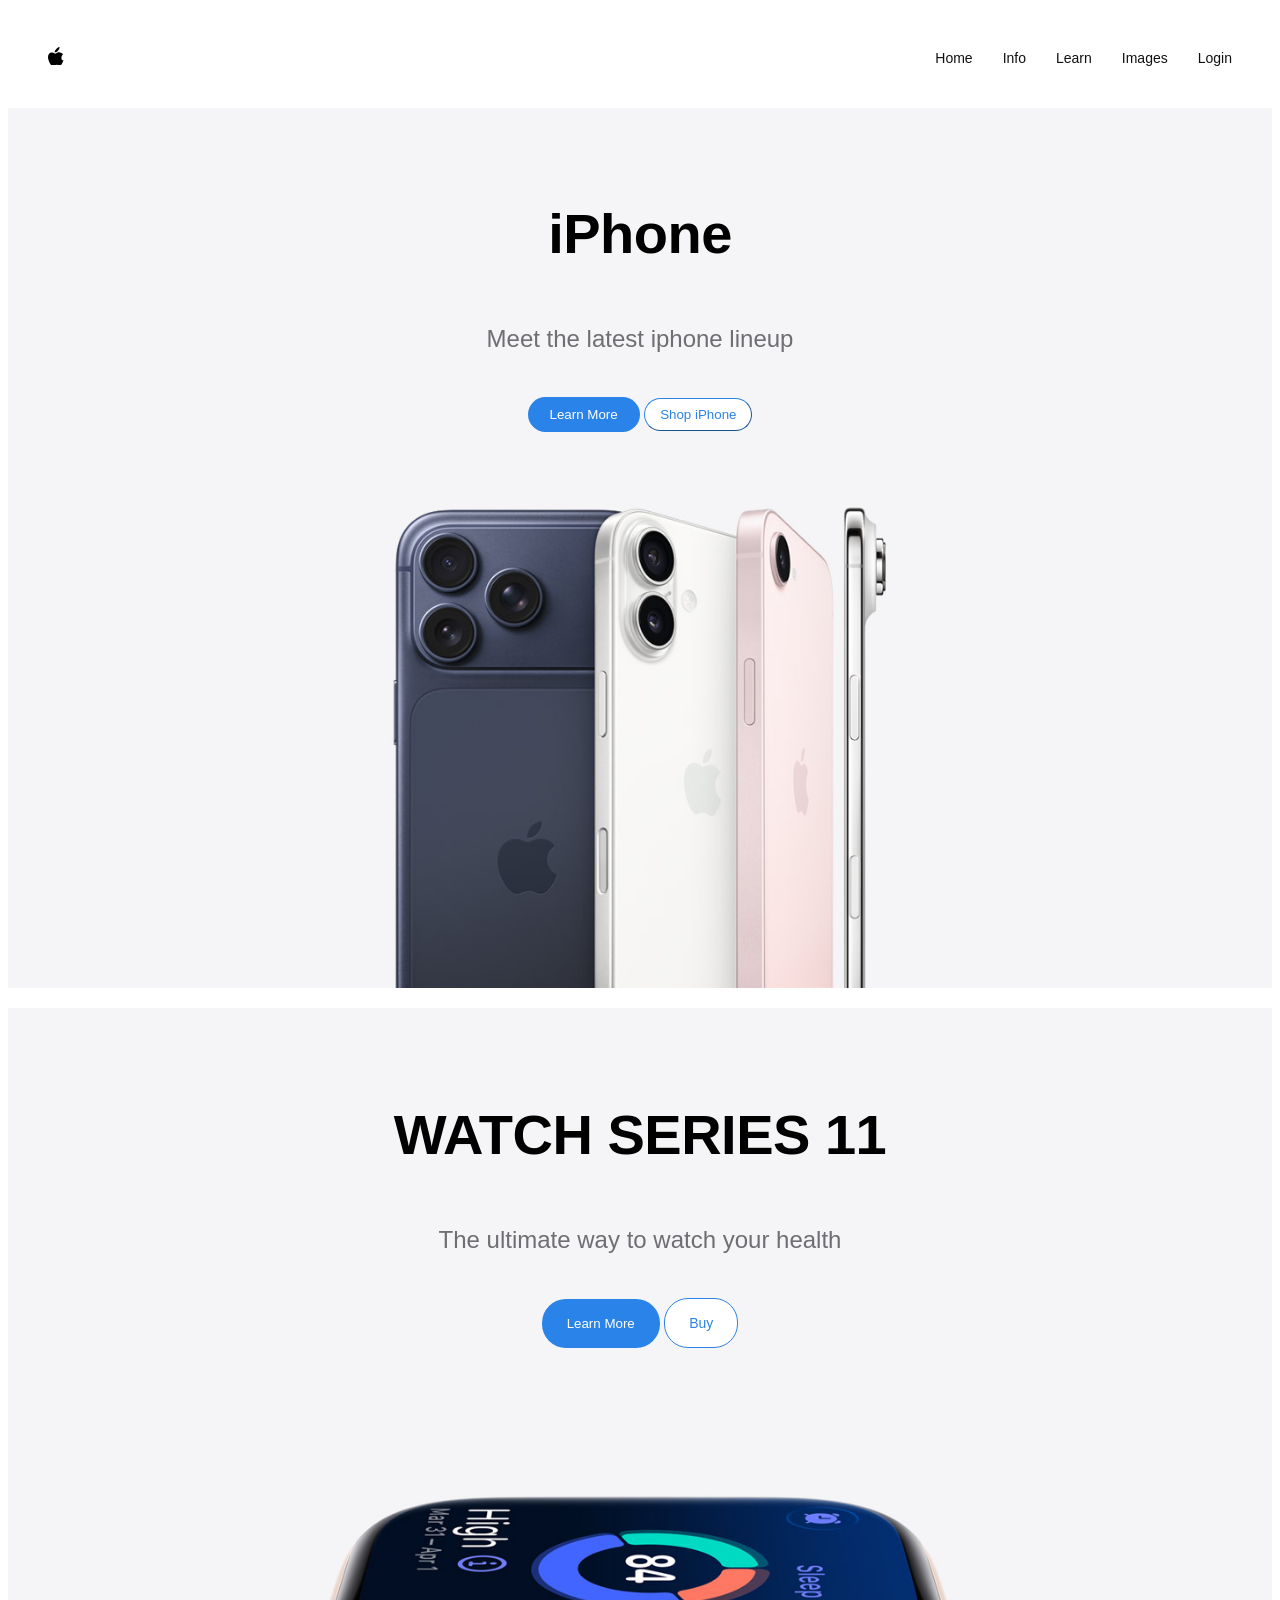
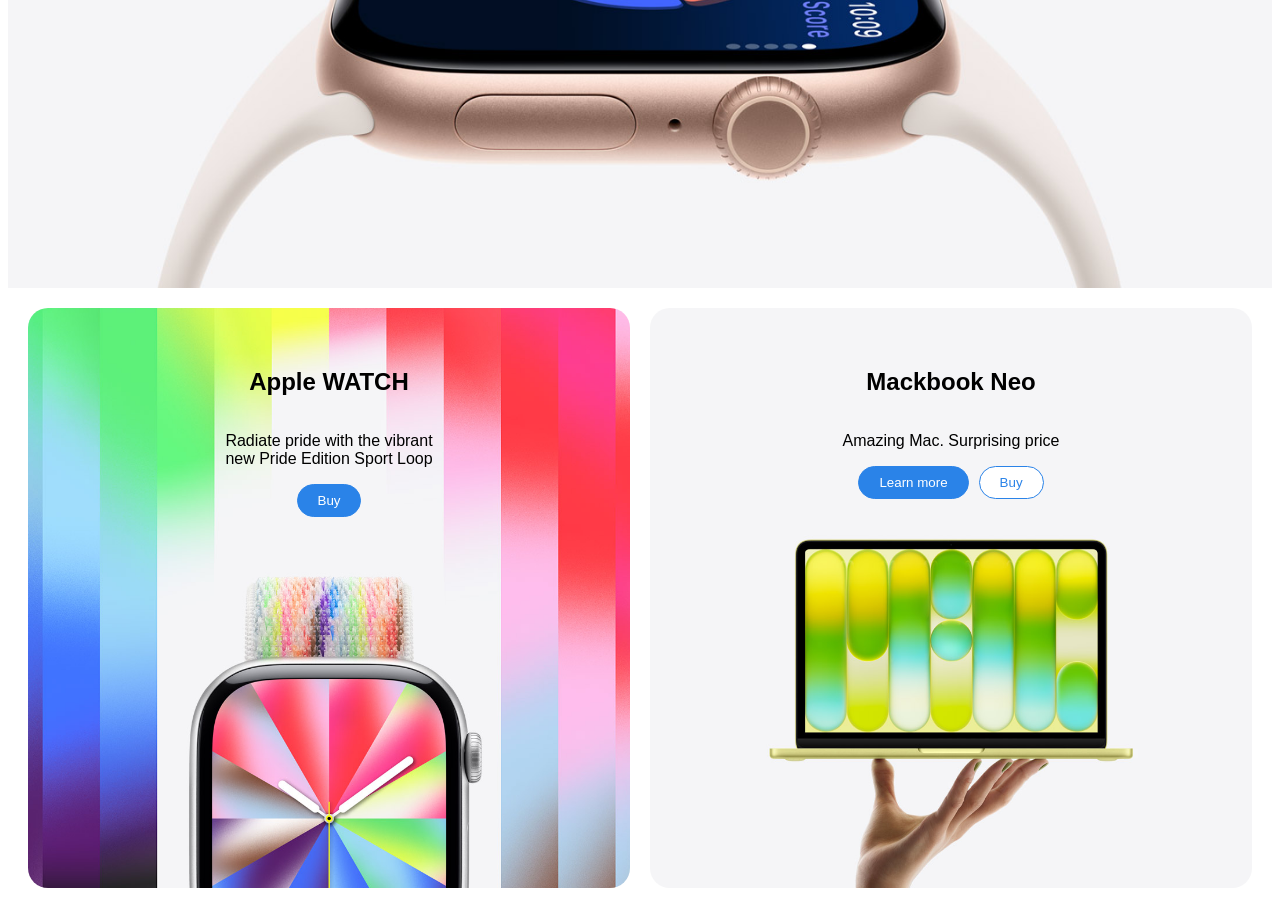
<file: index.html>
<!DOCTYPE html>
<html lang="en">
<head>
    <meta charset="UTF-8">
    <meta name="viewport" content="width=device-width, initial-scale=1.0">
    <title>APPLE Clone 1st file</title>
    <link rel="stylesheet" href="style.css">


</head>
<body>
    <header class="header">
        
        <div class="logo">

<!-- Created with Inkscape (http://www.inkscape.org/) -->

<svg
   width="15.547827"
   height="18.664246"
   viewBox="0 0 15.547827 18.664246"
   version="1.1"
   id="svg1"
   inkscape:version="1.4.4 (dcaf3e7, 2026-05-05)"
   sodipodi:docname="firstlogo.svg"
   xmlns:inkscape="http://www.inkscape.org/namespaces/inkscape"
   xmlns:sodipodi="http://sodipodi.sourceforge.net/DTD/sodipodi-0.dtd"
   xmlns="http://www.w3.org/2000/svg"
   xmlns:svg="http://www.w3.org/2000/svg">
  <sodipodi:namedview
     id="namedview1"
     pagecolor="#505050"
     bordercolor="#eeeeee"
     borderopacity="1"
     inkscape:showpageshadow="0"
     inkscape:pageopacity="0"
     inkscape:pagecheckerboard="0"
     inkscape:deskcolor="#505050"
     inkscape:document-units="px"
     showgrid="true"
     inkscape:zoom="5.7726493"
     inkscape:cx="7.0158427"
     inkscape:cy="25.118449"
     inkscape:window-width="1470"
     inkscape:window-height="895"
     inkscape:window-x="0"
     inkscape:window-y="61"
     inkscape:window-maximized="0"
     inkscape:current-layer="layer1">
    <inkscape:grid
       id="grid12"
       units="px"
       originx="-3.0830322"
       originy="-1.421875"
       spacingx="1"
       spacingy="1"
       empcolor="#0099e5"
       empopacity="0.30196078"
       color="#0099e5"
       opacity="0.14901961"
       empspacing="5"
       enabled="true"
       visible="true" />
  </sodipodi:namedview>
  <defs
     id="defs1" />
  <g
     inkscape:label="Layer 1"
     inkscape:groupmode="layer"
     id="layer1"
     transform="translate(-3.0830321,-1.421875)">
    <path
       id="path13"
       style="fill:currentColor"
       d="m 14.626953,1.421875 -0.002,0.00195 c -0.0067,0.00686 -0.02467,0.021044 -0.06055,0.023437 C 11.758091,1.6344917 9.5959887,5.8009999 9.8261219,6.6914026 9.9504471,7.1724259 12.065749,6.083727 12.558544,5.5585902 c 0.902243,-0.9614548 1.359355,-1.5972534 1.5625,-2 0.143034,-0.1658104 0.570835,-1.393618 0.511718,-1.8339844 -0.03151,-0.2347622 -0.0089,-0.2956198 -0.0059,-0.3027344 z M 13.824219,6.7246094 C 12.349647,6.6986247 11.422672,7.5052197 10.677734,8.1230469 9.788818,8.0410319 10.066128,7.8268773 8.3886719,7.1796875 4.4486832,6.025941 1.8524654,9.7151475 3.6796875,14.791016 c 1.7876158,5.067042 3.2292684,5.644004 5.3867187,5.154296 2.6347668,-0.685483 2.7212038,-0.730618 2.8007818,-0.693359 0.4466,-0.103328 1.797925,0.71184 2.689453,0.712891 1.962832,0.165387 2.286163,-1.50606 4.074218,-5.251953 C 15.110241,14.662646 16.673456,8.8975521 18.427734,8.7734375 16.448742,7.2686027 14.971108,6.7448197 13.824219,6.7246094 Z" />
  </g>
</svg>



        </div>

        <nav class="links-centre">
            <a href="#">Home</a>
            <a href="#">Info</a>
            <a href="#">Learn</a>
            <a href="#">Images</a>
            <a href="#">Login</a>
        </nav>

        
    </header>

    <section class="hero">
        <h1>iPhone</h1>
        <p>Meet the latest iphone lineup</p>
        <div class="buttons">
        <button class="a">Learn More</button>
        <button class="b">Shop iPhone</button>
        </div>
    </section>

    <section class="hero2">
        <h1>WATCH SERIES 11</h1>
        <p>The ultimate way to watch your health</p>
        <div class="buttons">
        <button class="x">Learn More</button>
        <button class="y">Buy</button>
        </div>
    </section>


    <section class="grid">
        <div class="gridA left">
            <h1>Apple WATCH</h1>
            <p>Radiate pride with the vibrant<br>new Pride Edition Sport Loop</p>
            <button>Buy</button>
        </div>

        <div class="gridB right">
            <h1>Mackbook Neo</h1>
            <p>Amazing Mac. Surprising price</p>
            <div class="Two-button">
            <button class="A">Learn more</button>
            <button class="B">Buy</button>
            </div>
        </div>
    </section>

</body>
</html>
</file>
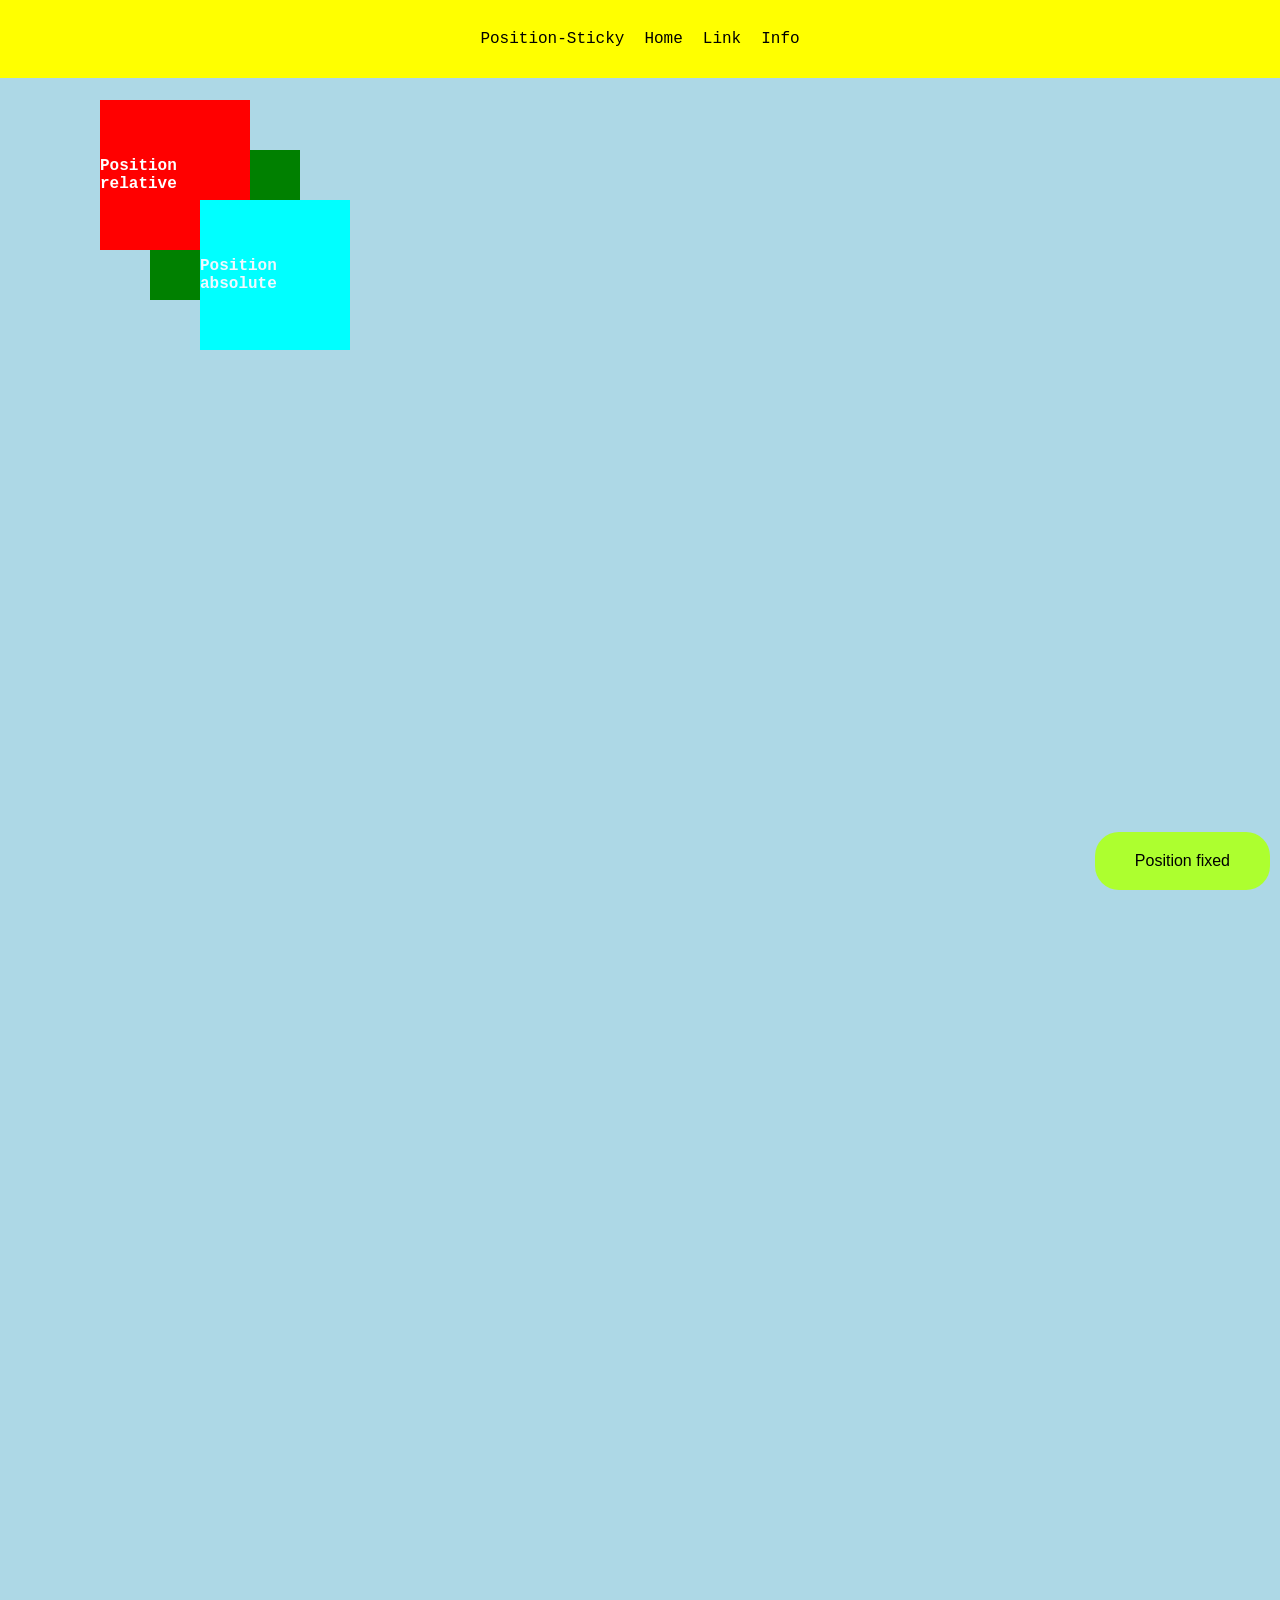
<file: Positioning/index.html>
<!DOCTYPE html>
<html lang="en">
<head>
    <meta charset="UTF-8">
    <meta name="viewport" content="width=device-width, initial-scale=1.0">
    <title>Z-index</title>
    <link rel="stylesheet" href="style.css">
</head>
<body>

     <div class="container2">

        <div class="navbar">
            <a class="a1">Position-Sticky</a>
            <a class="a1">Home</a>
            <a class="a1">Link</a>
            <a class="a1">Info</a>
        </div>
    </div>

    <div class="container1">
        <div class="a box1">Position relative</div>
        <div class="a box2">Position absolute</div>
        <div class="box8">Position absolute</div>
    </div>

   <div class="container3">
    <button class="btn">Position fixed</button>
   </div>

</body>
</html>
</file>
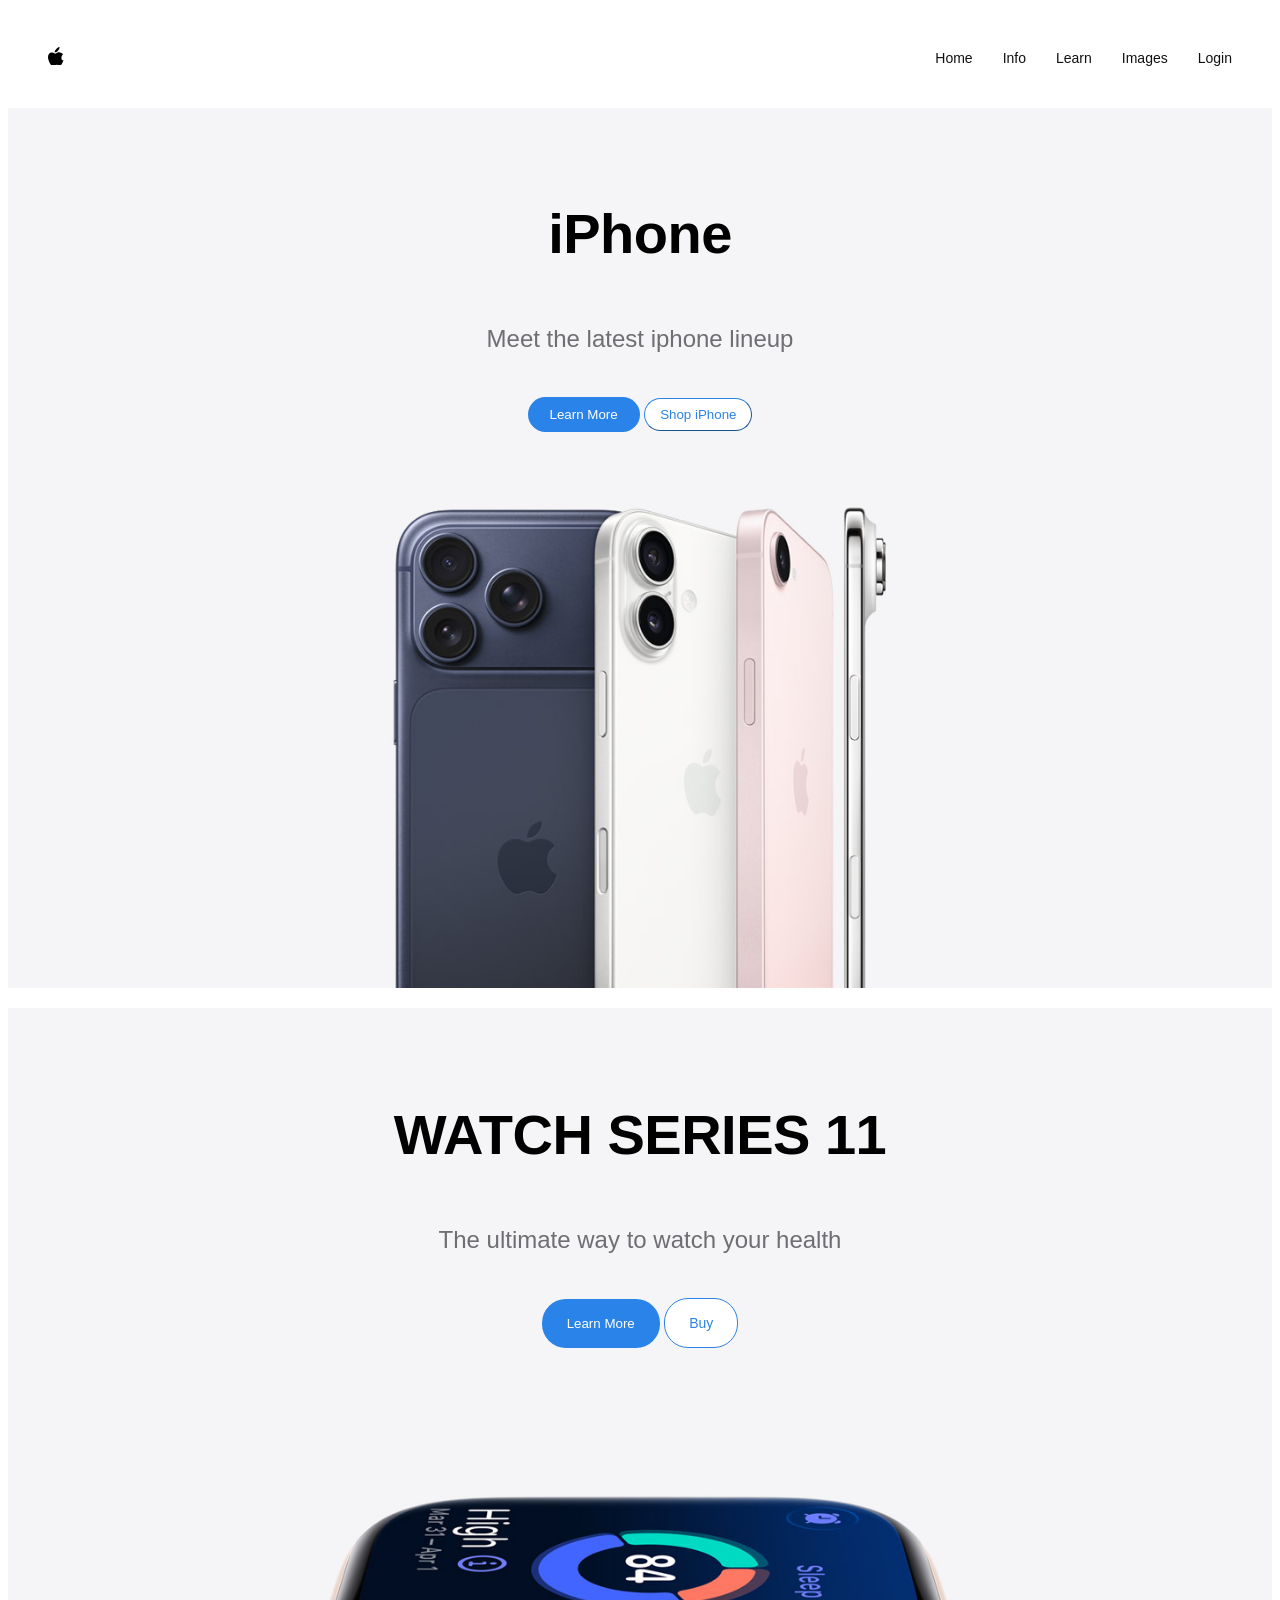
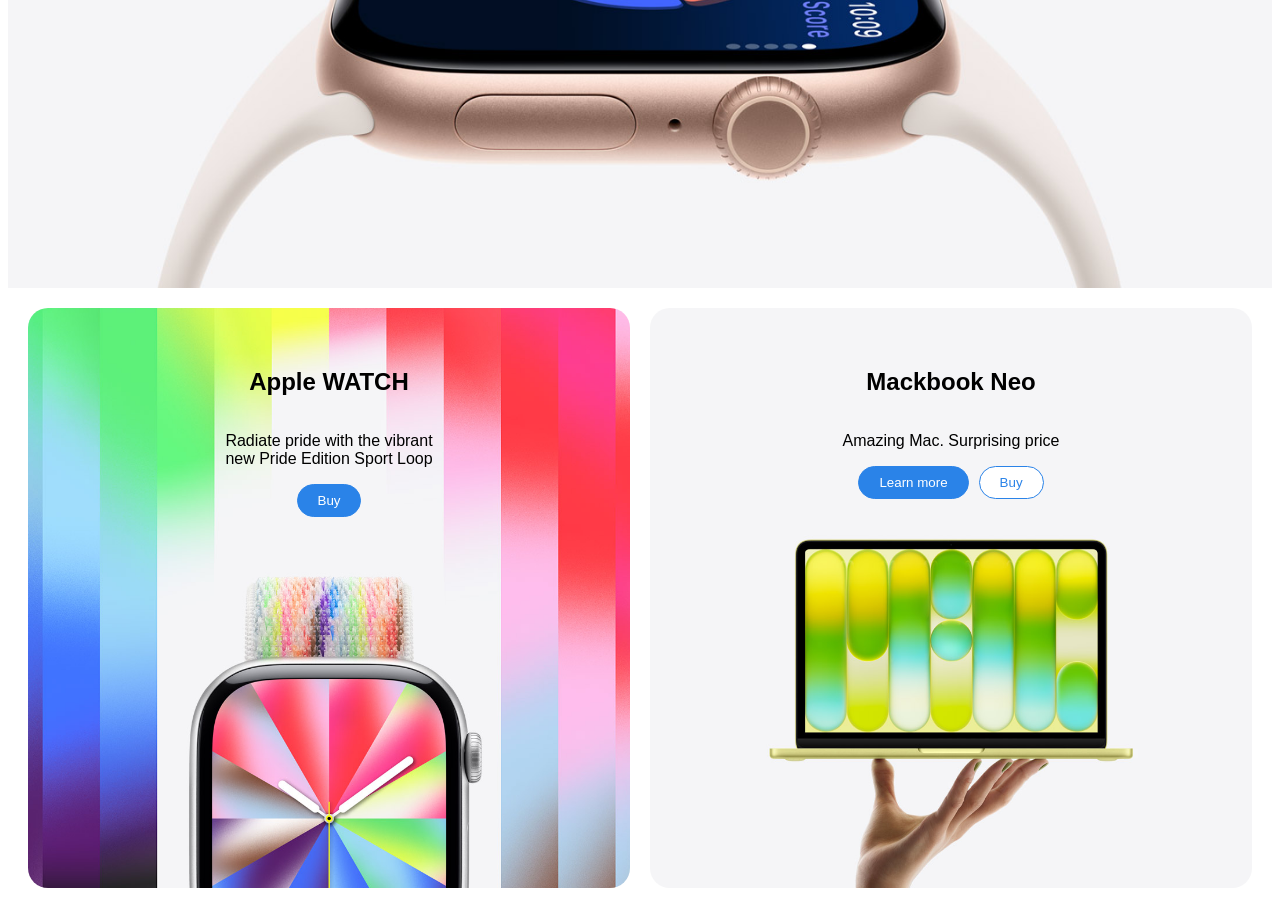
<file: googlepractice1.html>
<!DOCTYPE html>
<html lang="en">
<head>
    <meta charset="UTF-8">
    <meta name="viewport" content="width=device-width, initial-scale=1.0">
    <title>APPLE Clone 1st file</title>
    <link rel="stylesheet" href="style.css">


</head>
<body>
    <header class="header">
        
        <div class="logo">

<!-- Created with Inkscape (http://www.inkscape.org/) -->

<svg
   width="15.547827"
   height="18.664246"
   viewBox="0 0 15.547827 18.664246"
   version="1.1"
   id="svg1"
   inkscape:version="1.4.4 (dcaf3e7, 2026-05-05)"
   sodipodi:docname="firstlogo.svg"
   xmlns:inkscape="http://www.inkscape.org/namespaces/inkscape"
   xmlns:sodipodi="http://sodipodi.sourceforge.net/DTD/sodipodi-0.dtd"
   xmlns="http://www.w3.org/2000/svg"
   xmlns:svg="http://www.w3.org/2000/svg">
  <sodipodi:namedview
     id="namedview1"
     pagecolor="#505050"
     bordercolor="#eeeeee"
     borderopacity="1"
     inkscape:showpageshadow="0"
     inkscape:pageopacity="0"
     inkscape:pagecheckerboard="0"
     inkscape:deskcolor="#505050"
     inkscape:document-units="px"
     showgrid="true"
     inkscape:zoom="5.7726493"
     inkscape:cx="7.0158427"
     inkscape:cy="25.118449"
     inkscape:window-width="1470"
     inkscape:window-height="895"
     inkscape:window-x="0"
     inkscape:window-y="61"
     inkscape:window-maximized="0"
     inkscape:current-layer="layer1">
    <inkscape:grid
       id="grid12"
       units="px"
       originx="-3.0830322"
       originy="-1.421875"
       spacingx="1"
       spacingy="1"
       empcolor="#0099e5"
       empopacity="0.30196078"
       color="#0099e5"
       opacity="0.14901961"
       empspacing="5"
       enabled="true"
       visible="true" />
  </sodipodi:namedview>
  <defs
     id="defs1" />
  <g
     inkscape:label="Layer 1"
     inkscape:groupmode="layer"
     id="layer1"
     transform="translate(-3.0830321,-1.421875)">
    <path
       id="path13"
       style="fill:currentColor"
       d="m 14.626953,1.421875 -0.002,0.00195 c -0.0067,0.00686 -0.02467,0.021044 -0.06055,0.023437 C 11.758091,1.6344917 9.5959887,5.8009999 9.8261219,6.6914026 9.9504471,7.1724259 12.065749,6.083727 12.558544,5.5585902 c 0.902243,-0.9614548 1.359355,-1.5972534 1.5625,-2 0.143034,-0.1658104 0.570835,-1.393618 0.511718,-1.8339844 -0.03151,-0.2347622 -0.0089,-0.2956198 -0.0059,-0.3027344 z M 13.824219,6.7246094 C 12.349647,6.6986247 11.422672,7.5052197 10.677734,8.1230469 9.788818,8.0410319 10.066128,7.8268773 8.3886719,7.1796875 4.4486832,6.025941 1.8524654,9.7151475 3.6796875,14.791016 c 1.7876158,5.067042 3.2292684,5.644004 5.3867187,5.154296 2.6347668,-0.685483 2.7212038,-0.730618 2.8007818,-0.693359 0.4466,-0.103328 1.797925,0.71184 2.689453,0.712891 1.962832,0.165387 2.286163,-1.50606 4.074218,-5.251953 C 15.110241,14.662646 16.673456,8.8975521 18.427734,8.7734375 16.448742,7.2686027 14.971108,6.7448197 13.824219,6.7246094 Z" />
  </g>
</svg>



        </div>

        <nav class="links-centre">
            <a href="#">Home</a>
            <a href="#">Info</a>
            <a href="#">Learn</a>
            <a href="#">Images</a>
            <a href="#">Login</a>
        </nav>

        
    </header>

    <section class="hero">
        <h1>iPhone</h1>
        <p>Meet the latest iphone lineup</p>
        <div class="buttons">
        <button class="a">Learn More</button>
        <button class="b">Shop iPhone</button>
        </div>
    </section>

    <section class="hero2">
        <h1>WATCH SERIES 11</h1>
        <p>The ultimate way to watch your health</p>
        <div class="buttons">
        <button class="x">Learn More</button>
        <button class="y">Buy</button>
        </div>
    </section>


    <section class="grid">
        <div class="gridA left">
            <h1>Apple WATCH</h1>
            <p>Radiate pride with the vibrant<br>new Pride Edition Sport Loop</p>
            <button>Buy</button>
        </div>

        <div class="gridB right">
            <h1>Mackbook Neo</h1>
            <p>Amazing Mac. Surprising price</p>
            <div class="Two-button">
            <button class="A">Learn more</button>
            <button class="B">Buy</button>
            </div>
        </div>
    </section>

</body>
</html>
</file>
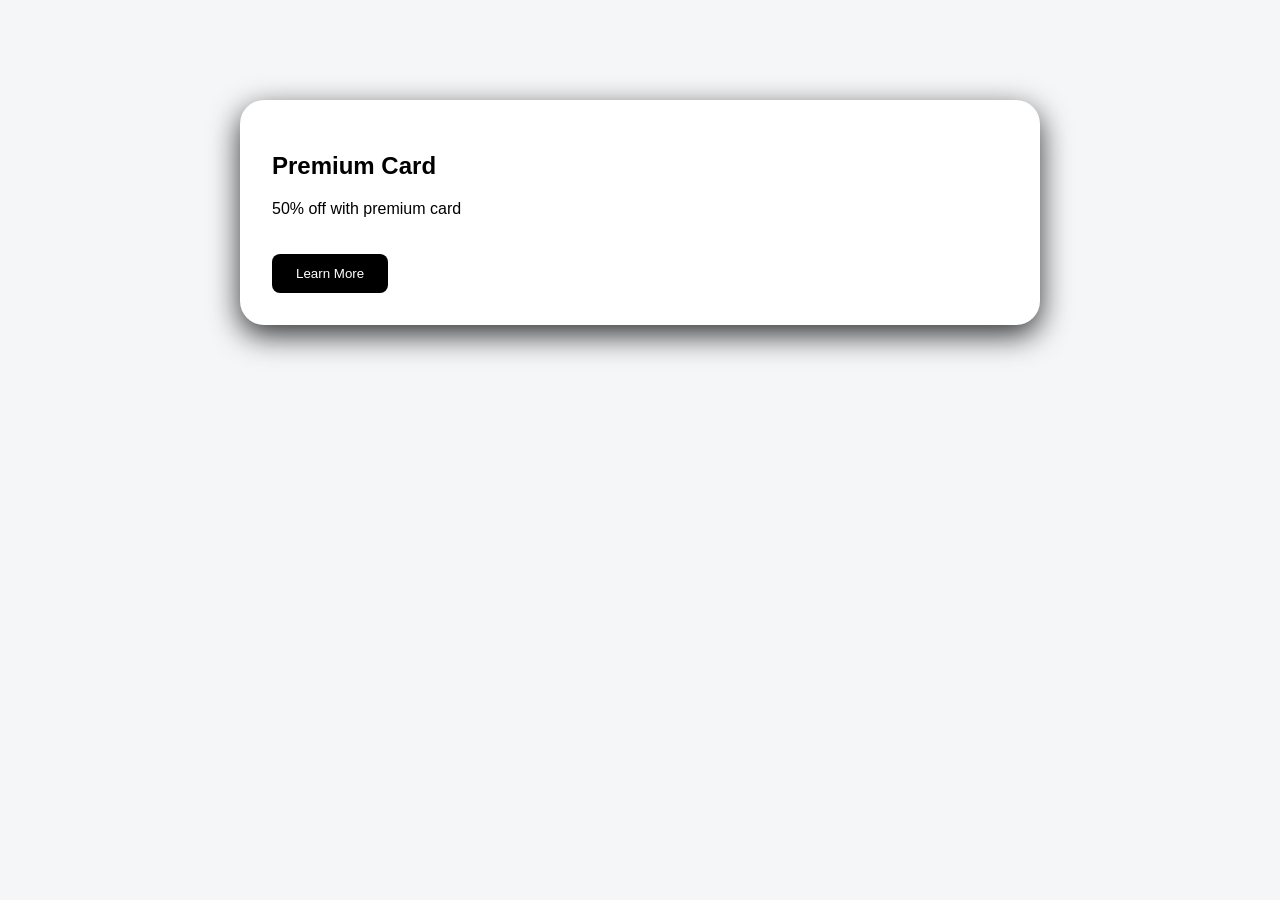
<file: Card/premium css.html>
<!DOCTYPE html>
<html lang="en">
<head>
    <meta charset="UTF-8">
    <meta name="viewport" content="width=device-width, initial-scale=1.0">
    <title>CSS padding and margin</title>
    <link rel="stylesheet" href="style.css">
</head>
<body>
    <div class="container">
        <div class="card">
            <h2>Premium Card</h2>
            <p>50% off with premium card</p>
            <button>Learn More</button>
        </div>

    </div>
</body>
</html>
</file>
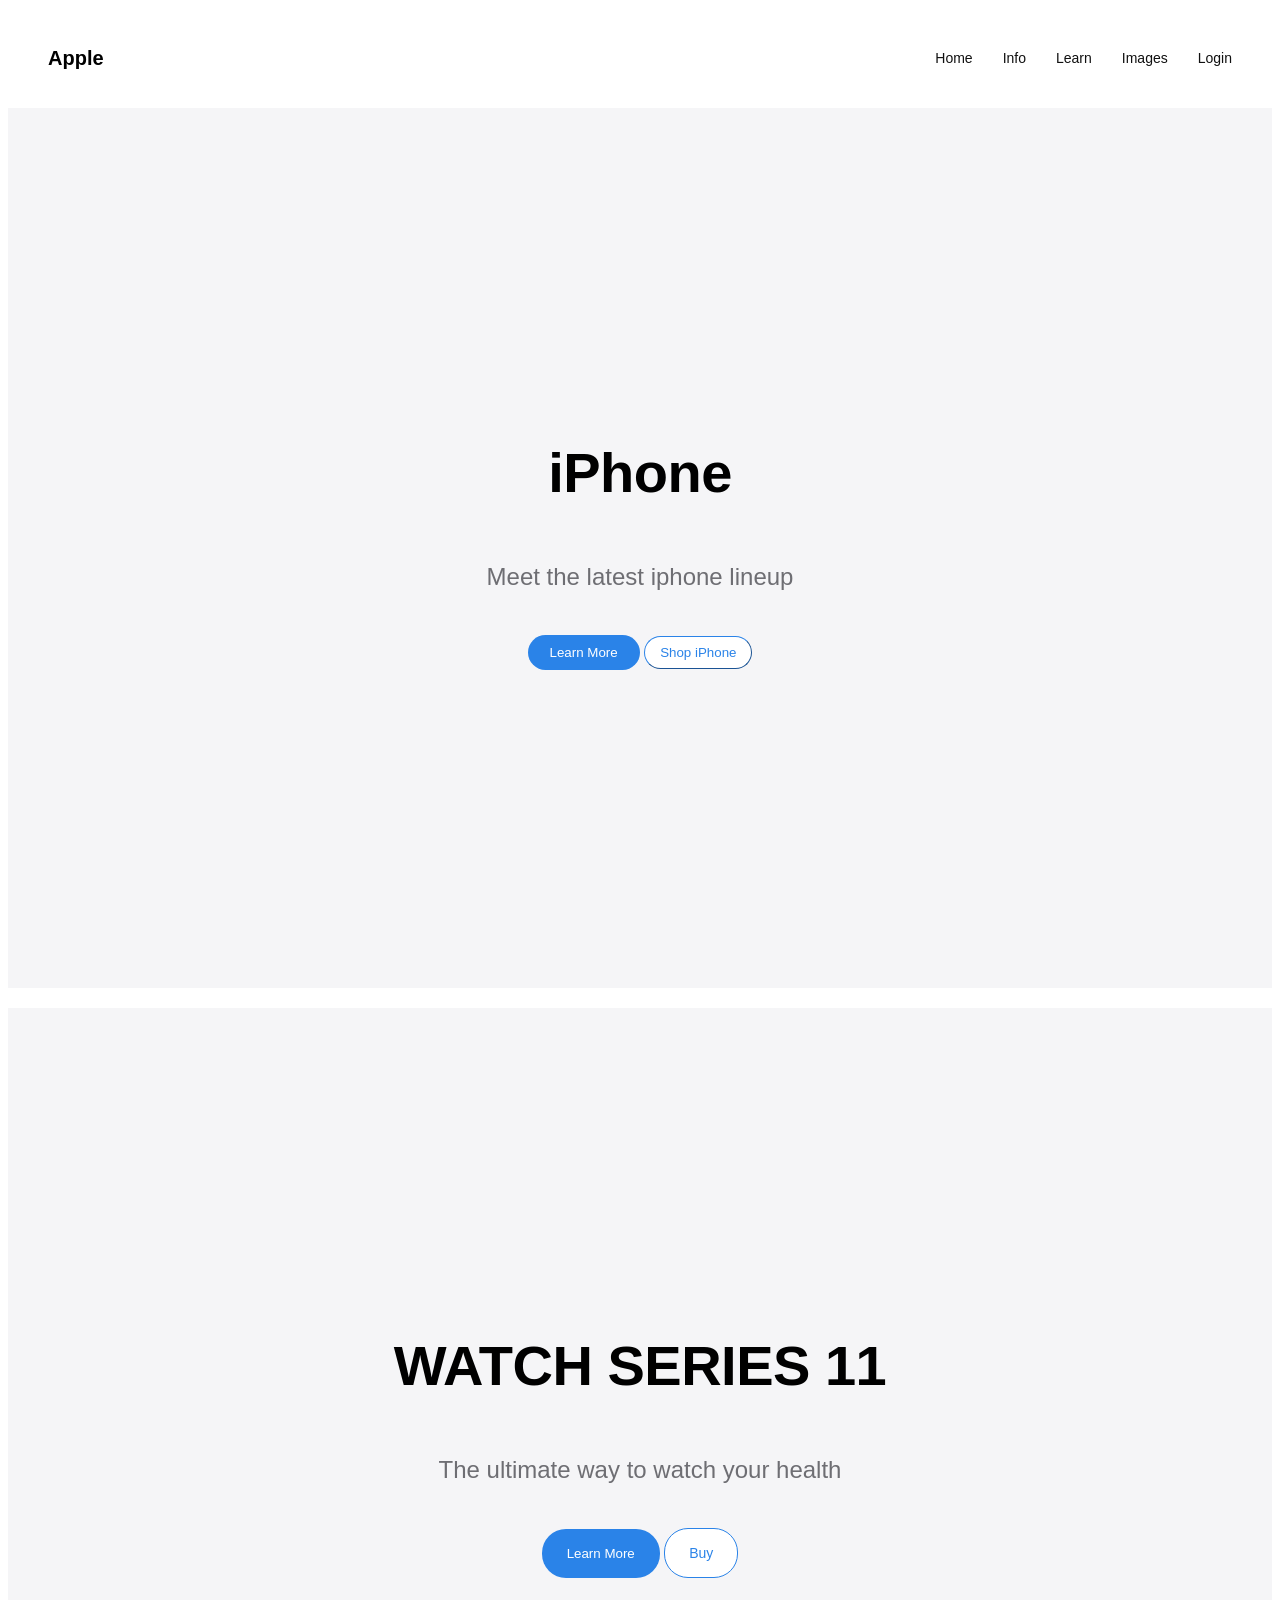
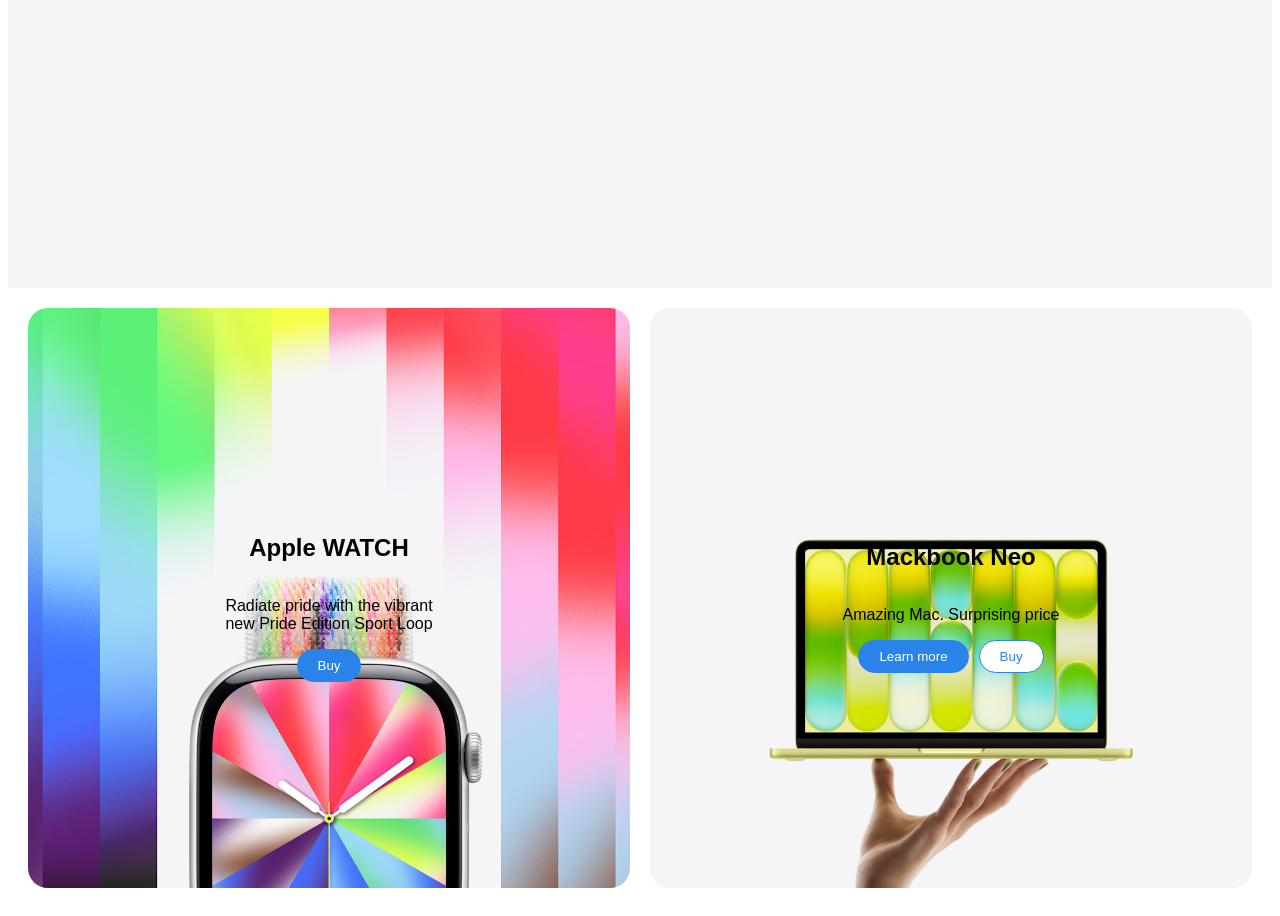
<file: Clone1/googlepractice1.html>
<!DOCTYPE html>
<html lang="en">
<head>
    <meta charset="UTF-8">
    <meta name="viewport" content="width=device-width, initial-scale=1.0">
    <title>Document</title>
    <link rel="stylesheet" href="style.css">
</head>
<body>
    <header class="header">
        
        <div class="logo">Apple</div>

        <nav class="links-centre">
            <a href="#">Home</a>
            <a href="#">Info</a>
            <a href="#">Learn</a>
            <a href="#">Images</a>
            <a href="#">Login</a>
        </nav>

        
    </header>

    <section class="hero">
        <h1>iPhone</h1>
        <p>Meet the latest iphone lineup</p>
        <div class="buttons">
        <button class="a">Learn More</button>
        <button class="b">Shop iPhone</button>
        </div>
    </section>

    <section class="hero2">
        <h1>WATCH SERIES 11</h1>
        <p>The ultimate way to watch your health</p>
        <div class="buttons">
        <button class="x">Learn More</button>
        <button class="y">Buy</button>
        </div>
    </section>


    <section class="grid">
        <div class="gridA left">
            <h1>Apple WATCH</h1>
            <p>Radiate pride with the vibrant<br>new Pride Edition Sport Loop</p>
            <button>Buy</button>
        </div>

        <div class="gridB right">
            <h1>Mackbook Neo</h1>
            <p>Amazing Mac. Surprising price</p>
            <div class="Two-button">
            <button class="A">Learn more</button>
            <button class="B">Buy</button>
            </div>
        </div>
    </section>














</body>
</html>
</file>
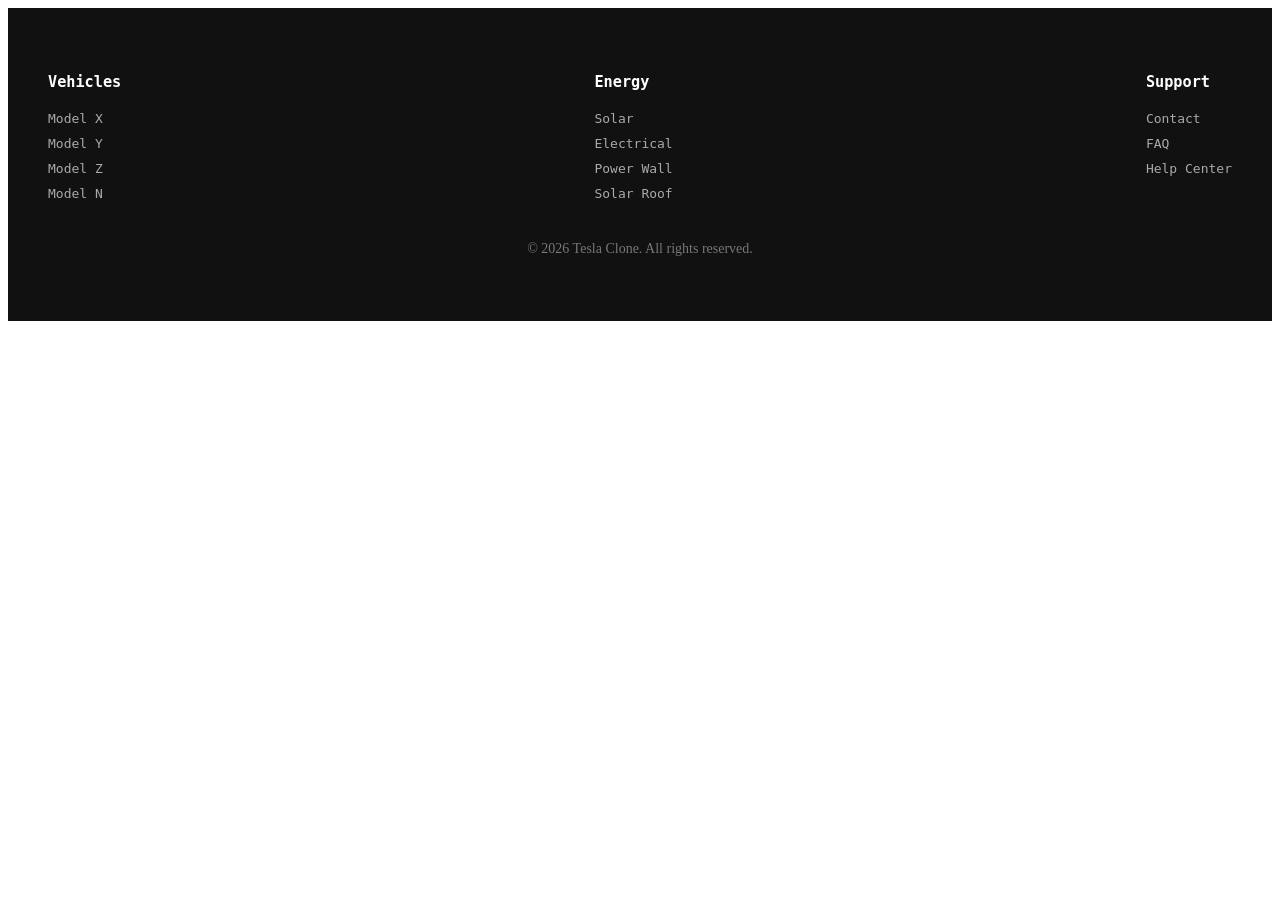
<file: Part 3/part3.html>
<!DOCTYPE html>
<html lang="en">
<head>
  <meta charset="UTF-8">
  <meta name="viewport" content="width=device-width, initial-scale=1.0">
  <title>Document</title>
  <link rel="stylesheet" href="style.css">

</head>
<body>
  <footer class="footer">
    <div class="container">

      <div class="footer-section">
        <h3>Vehicles</h3>
        <a href="#">Model X</a>
        <a href="#">Model Y</a>
        <a href="#">Model Z</a>
        <a href="#">Model N</a>
      </div>

      <div class="footer-section">
        <h3>Energy</h3>
        <a href="#">Solar</a>
        <a href="#">Electrical</a>
        <a href="#">Power Wall</a>
        <a href="#">Solar Roof</a>
      </div>

      <div class="footer-section">
        <h3>Support</h3>
        <a href="#">Contact</a>
        <a href="#">FAQ</a>
        <a href="#">Help Center</a>
      </div>

    </div>

    <p class="line">© 2026 Tesla Clone. All rights reserved.</p>
  </footer>
</body>
</html>
</file>
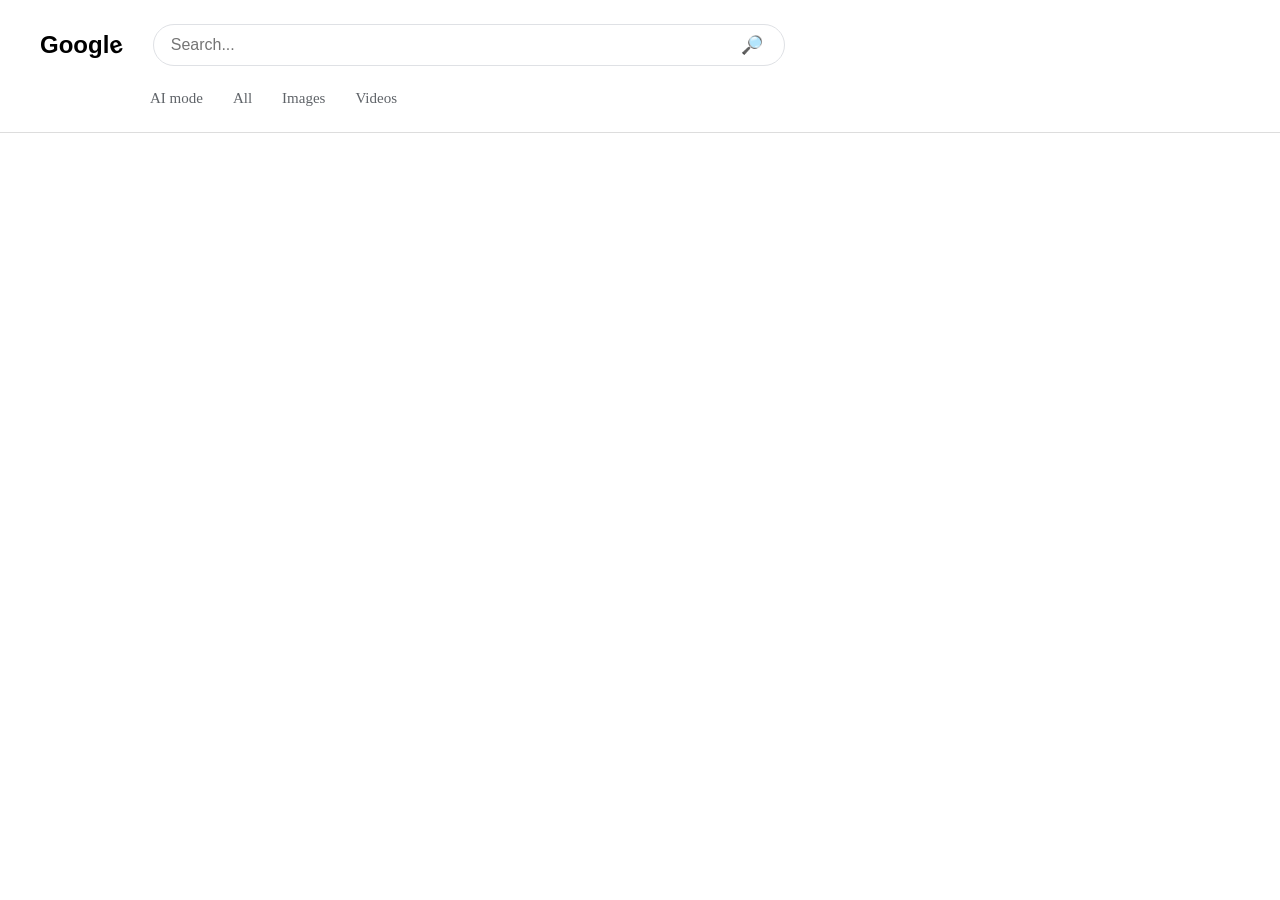
<file: Part 4/google header.html>
<!DOCTYPE html>
<html lang="en">
<head>
    <meta charset="UTF-8">
    <meta name="viewport" content="width=device-width, initial-scale=1.0">
    <title>Google</title>
    <link rel="stylesheet" href="style.css">
    <link href="https://fonts.cdnfonts.com/css/product-sans" rel="stylesheet" href="style.css">
</head>
<body>
    <header class="header">
        <div class="container">
            <div class="text">
                <h1 class="text">G</h1>
                <h1 class="text">o</h1>
                <h1 class="text">o</h1>
                <h1 class="text">g</h1>
                <h1 class="text">l</h1>
                <h1 class="text-e">e</h1>
            </div>

            <div class="search-area">
                <input type="text" placeholder="Search...">
                <button>🔎</button>
            </div>

            </div>
            <nav class="tabs">
                <a href="#">AI mode</a>
                <a href="#">All</a>
                <a href="#">Images</a>
                <a href="#">Videos</a>
            </nav>
        
    </header>

</body>
</html>
</file>
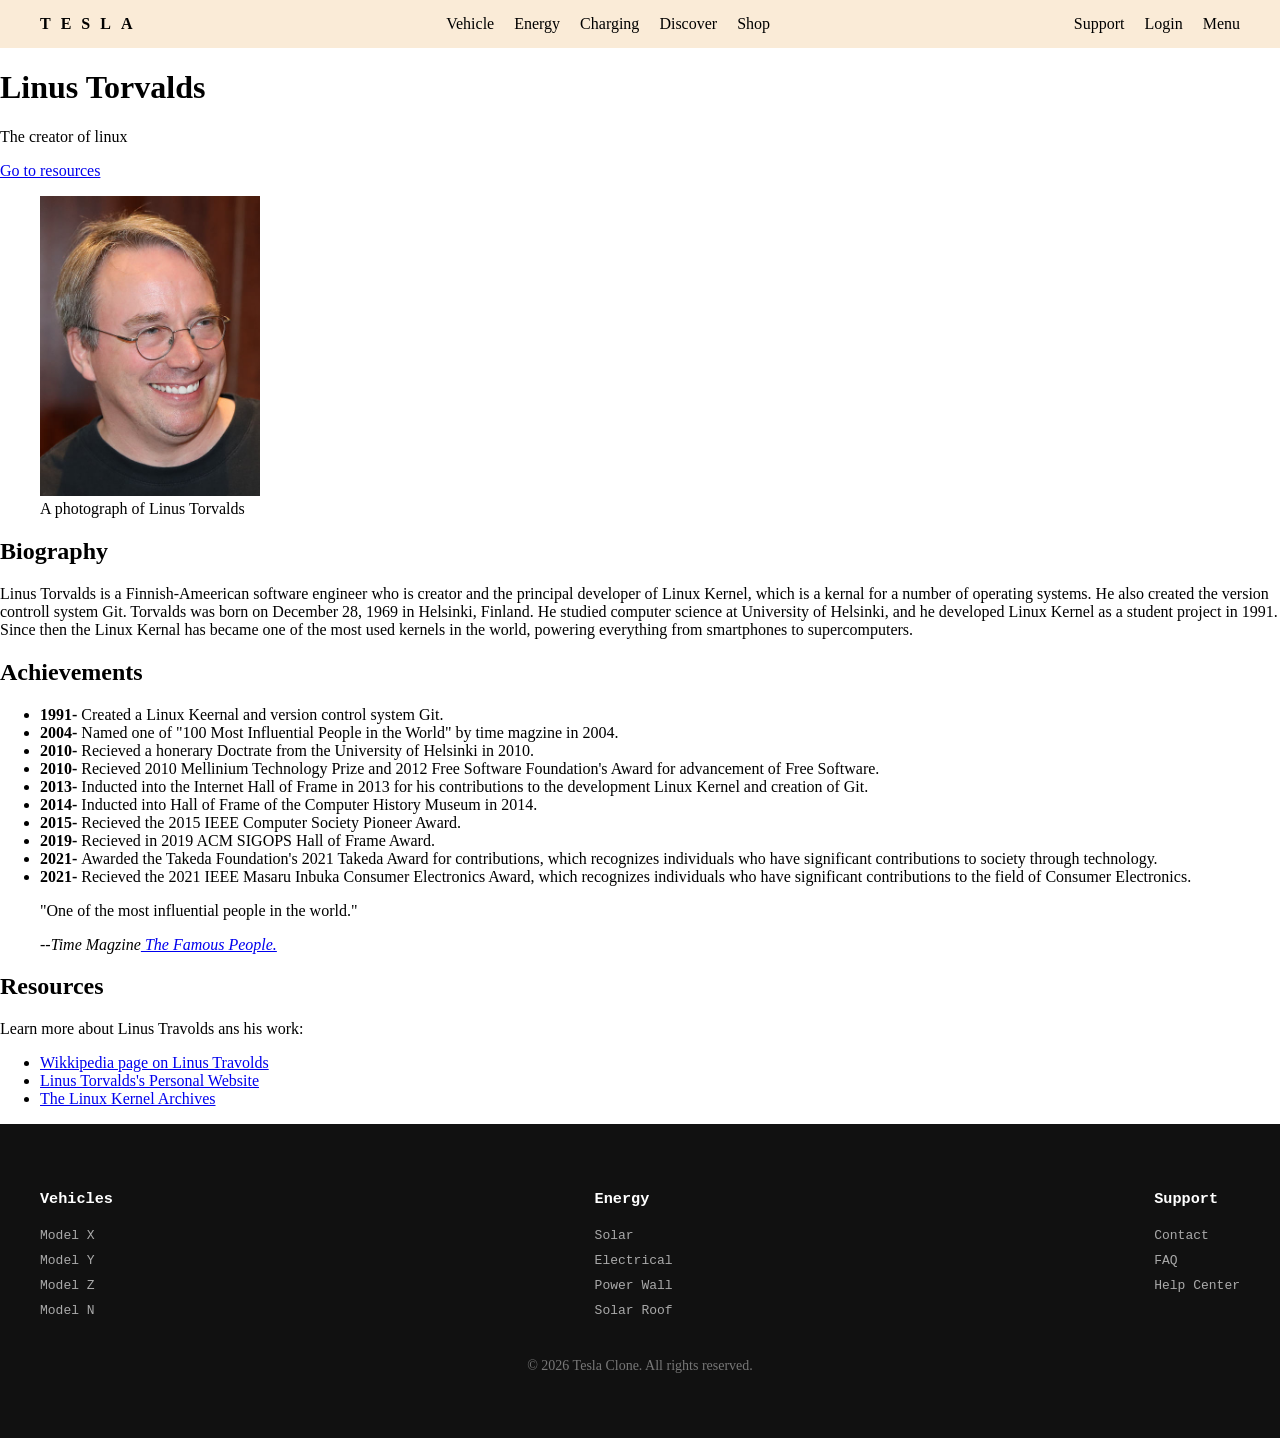
<file: Web demo/Webdemo.html>
<!DOCTYPE html>
<html lang="en">
<head>
    <meta charset="UTF-8">
    <meta name="viewport" content="width=device-width, initial-scale=1.0">
    <title>Document</title>
    <link rel="stylesheet" href="style.css">
</head>
<body>
    <header class="header">
    <div class="logo">TESLA</div>

    <nav class="center">
        <a href="#">Vehicle</a>
        <a href="#">Energy</a>
        <a href="#">Charging</a>
        <a href="#">Discover</a>
        <a href="#">Shop</a>
    </nav>

    <nav class="right">
        <a href="#">Support</a>
        <a href="#">Login</a>
        <a href="#">Menu</a>
    </nav>
   </header>

    <h1>Linus Torvalds</h1>
    <p>The creator of linux</p>
    <a href="#resources">Go to resources</a>


    <figure><img src="Linus Torvalds.jpeg" width="220" height="300">
        <figcaption>A photograph of Linus Torvalds</figcaption>
    
    </figure>

<h2>Biography</h2>
<p>Linus Torvalds is a Finnish-Ameerican software engineer who is creator and the principal developer of Linux Kernel, which is a kernal for a number of operating systems. He also created the version controll system Git. Torvalds was born on December 28, 1969 in Helsinki, Finland. He studied computer science at University of Helsinki, and he developed Linux Kernel as a student project in 1991. Since then the Linux Kernal has became one of the most used kernels in the world, powering everything from smartphones to supercomputers.</p>

<h2>Achievements</h2>

<ul>
    <li><b>1991- </b>Created a Linux Keernal and version control system Git.</li>
    <li><b>2004- </b>Named one of "100 Most Influential People in the World" by time magzine in 2004.</li>
    <li><b>2010- </b>Recieved a honerary Doctrate from the University of Helsinki in 2010.</li>
    <li><b>2010- </b>Recieved 2010 Mellinium Technology Prize and 2012 Free Software Foundation's Award for advancement of Free Software.</li>
    <li><b>2013- </b>Inducted into the Internet Hall of Frame in 2013 for his contributions to the development Linux Kernel and creation of Git.</li>
    <li><b>2014- </b>Inducted into Hall of Frame of the Computer History Museum in 2014.</li>
    <li><b>2015- </b>Recieved the 2015 IEEE Computer Society Pioneer Award.</li>
    <li><b>2019- </b>Recieved in 2019 ACM SIGOPS Hall of Frame Award.</li>
    <li><b>2021- </b>Awarded the Takeda Foundation's 2021 Takeda Award for contributions, which recognizes individuals who have significant contributions to society through technology.</li>
    <li><b>2021- </b>Recieved the 2021 IEEE Masaru Inbuka Consumer Electronics Award,  which recognizes individuals who have significant contributions to the field of Consumer Electronics.</li>
</ul>

<blockquote><p> "One of the most influential people in the world."</p>
<cite>
    --Time Magzine<a href="https://www.facebook.com"> The Famous People.</a>
</cite>
</blockquote>

<h2 id="resources">Resources</h2>

<p>Learn more about Linus Travolds ans his work: </p>


<ul>
    <li><a href="https://www.facebook.com">Wikkipedia page on Linus Travolds</a></li>
    <li><a href="https://www.facebook.com">Linus Torvalds's Personal Website</a></li>
    <li><a href="https://www.facebook.com">The Linux Kernel Archives</a></li>
</ul>


<footer class="footer">
    <div class="container">

      <div class="footer-section">
        <h3>Vehicles</h3>
        <a href="#">Model X</a>
        <a href="#">Model Y</a>
        <a href="#">Model Z</a>
        <a href="#">Model N</a>
      </div>

      <div class="footer-section">
        <h3>Energy</h3>
        <a href="#">Solar</a>
        <a href="#">Electrical</a>
        <a href="#">Power Wall</a>
        <a href="#">Solar Roof</a>
      </div>

      <div class="footer-section">
        <h3>Support</h3>
        <a href="#">Contact</a>
        <a href="#">FAQ</a>
        <a href="#">Help Center</a>
      </div>

    </div>

    <p class="line">© 2026 Tesla Clone. All rights reserved.</p>
  </footer>
  
</body>
</html>
</file>
<file: style.css>
body {
  font-family: -apple-system, BlinkMacSystemFont, "Segoe UI",
               Roboto, "Helvetica Neue", Arial, sans-serif;
}
.header{
    display:flex;
    align-items: center;
    justify-content: space-between;
    margin:0;
    padding:20px 40px;
    background-color: rgba(255, 255, 255, 0.8);
    backdrop-filter:blur(10px);
    position:sticky;
    top:0;
    z-index: 1000;
    height:60px;


}
.logo{
    width:40px;
    transition: 0.3s ease;
    color:black;
    cursor:pointer;
}
.logo:hover {
    color: rgba(21, 21, 21, 0.768);
}

.links-centre{
    display:flex;
    gap:30px;
}
.links-centre a{
    font-size: 14px;
    font-weight: 500;
    transition: 0.3s ease;
    color: #111;
    text-decoration: none;
    position:relative;
}

.links-centre a::after{
    content:"";
    position:absolute;
    left:0;
    height:2px;
    width:0px;
    bottom:-4px;
    background:black;
    transition: width 0.3s ease;
}
.links-centre a:hover::after{
    width:100%;
}

.hero{
    min-height:80vh;
    display:flex;
    flex-direction: column;
    align-items: center;
    gap:20px;
    background-color: #f5f5f7;
    padding:80px 20px;
    cursor:pointer;
    background-image: url(appple3.jpg);
    background-size: cover;
    background-position: center;
}

.hero button.a{
    padding:8px 20px;
    border-radius:24px;
    border-color: transparent;
    background-color: rgb(42, 131, 232) ;
    color:white;
}

.hero h1{
    font-size: 56px;
    font-weight: 600;
    letter-spacing: -0.5px;
    line-height:0;
}
.hero p{
    font-size:24px;
    color: #6e6e73;
}

.hero button.b{
    padding:8px 15px;
    border-radius:24px;
    border-color: rgb(42, 131, 232);
    background-color: white;
    color:rgb(42, 131, 232);
    border-width: 1px;
    transition: 0.3s ease;
}
.hero button:hover{
    cursor:pointer;
}
.hero button.b:hover{
    cursor:pointer;
    color:white;
    background-color: rgb(42, 131, 232);
}

.hero2{
    display:flex;
    height:80vh;
    flex-direction: column;
    align-items: center;
    background-color: #f5f5f7;
    margin-top:20px;
    gap:20px;
    padding:80px 20px;
    cursor:pointer;
    background-image: url(applewatch.jpg);
    background-size:cover;
    background-position:center;
}

.hero2 h1{
    font-size:56px;
    font-weight: 600;
    letter-spacing: -0.5px;
    line-height: 1px;
}

.hero2 p{
    font-size: 24px;
    color:#6e6e73;
}
.hero2 button.x{
    padding:16px 24px;
    border: 1px solid transparent;
    border-radius: 24px;
    background: rgb(42, 131, 232);
    color:white;
}
 
.hero2 button.y{
    padding:16px 24px;
    border:1px solid rgb(42, 131, 232);
    border-radius: 24px;
    color:rgb(42, 131, 232);
    background: white;
    font-size: 14px;
}

.hero2 button.y:hover{
    background: rgb(42, 131, 232);
    color:white;
    cursor:pointer;
}
.hero2 button.x:hover{
    cursor:pointer;
}

/* Now I will learn new topic Grid */ 

.grid{
    display:grid;
    grid-template-columns: 1fr 1fr;
    gap:20px;
    padding:20px;
}

.gridA{
    height:500px;
    border-radius: 20px;
    display:flex;
    flex-direction: column;
    align-items: center;
    text-align: center;
    padding:40px;
    background: linear-gradient(to right, #00ff99, #ff0066);
    background-image: url("apple1.jpg");
    background-size:cover;
    background-position: center;
    cursor:pointer;
}
.gridA button{
    border:1px solid rgb(42, 131, 232);
    border-radius:24px;
    padding:8px 20px;
    background-color: rgb(42, 131, 232);
    color:white;
    
}

.gridB{
    height:500px;
    border-radius:20px;
    display:flex;
    flex-direction:column;
    align-items: center;
    padding:40px;
    background: linear-gradient(to left, #00ff99, #ff0066);
    background-image:url("apple2.jpg");
    background-position:center;
    background-size: cover;
    cursor:pointer;
}

.Two-button{
    display:flex;
    gap:10px;
}

.Two-button .A{
    border:1px solid rgb(42, 131, 232);
    background: rgb(42, 131, 232);
    border-radius:24px;
    color:white;
    padding:8px 20px;
}

.Two-button .B{
    border-radius:24px;
    border:1px solid rgb(42, 131, 232);
    color:rgb(42, 131, 232);
    background: white;
    padding:8px 20px;
}

.left button{
    cursor:pointer;
}
.right button{
    cursor:pointer;
}

.Two-button button.B:hover{
    color:white;
    background-color:rgb(42, 131, 232) ;
}


@media (max-width:768px)
{
    .grid{
        grid-template-columns: 1fr;
        padding:0px;
        
    }

    .gridA{
       border-radius:0px;
       font-size:17px;
       font-weight: 400;
       height:80vh;
    }

    .gridB{    
        border-radius:0px;
        font-size:17px;
        font-weight: 400;
        height:80vh;
    }
    .hero2 h1{
        font-size:40px;
    }

    .hero{
        background-size: 200%;
        background-position: center;
        background-repeat: no-repeat;
}

    .hero2{
         background-position: center;
         background-size: 200%;
         background-repeat: no-repeat;
}

}

@media (max-width:600px)
{
    .grid{
        grid-template-columns: 1fr;
        padding:0px;
        
    }

    .gridA{
       border-radius:0px;
       font-size:17px;
       font-weight: 400;
       height:80vh;
    }

    .gridB{    
        border-radius:0px;
        font-size:17px;
        font-weight: 400;
        height:80vh;
    }
    .hero2 h1{
        font-size:40px;
    }

    .hero{
        background-image: url(appple3.jpg);
        background-size: 200%;
        background-position: center;
        background-repeat: no-repeat;
}

    .hero2{
         background-image:url(applewatch.jpg);
         background-position: center;
         background-size: 200%;
         background-repeat: no-repeat;
}

}
</file>
<file: Positioning/style.css>
body{
    font-family:'Courier New', Courier, monospace;
    background-color: lightblue;
    margin:0px;
}

.container1{
    width:150px;
    height:150px;
    padding:50px;
    font-weight: 600;
    
}

.a{
    width:150px;
    height: 150px;
    position:relative;
    margin: 100px;
}

.box1{
    background:red;
    display:flex;
    justify-content: center;
    align-items: center;
    color:white;
    position:absolute;
    top:0px;
    left:0px;
    z-index: 8;
}
.box2{
    background:green;
    display:flex;
    justify-content: center;
    align-items: center;
    color:white;
    position:absolute;
    top:50px;
    left:50px;
    z-index: 7;
}

.box8{
    height:150px;
    width:150px;
    background-color: aqua;
    position:absolute;
    z-index: 10;
    color:aliceblue;
    display: flex;
    justify-content: center;
    align-items: center;
    top:100px;
    left:100px;
    margin:100px;
}

.container2{
    height: 150vh;
}

.navbar{
    display:flex;
    justify-content:center;
    gap:20px;
    padding: 30px;
    margin: 0px;
    background: yellow;
    color: black;
    position:sticky;
    top:0px;
    z-index: 100;
    
}


.a1{
    position:relative;
    cursor: pointer;
}

.a1::after{
    content:"";
    position:absolute;
    height:2px;
    bottom:-4px;
    left:0px;
    width:0px;
    background-color: black;
    transition: width 0.3s ease;
}

.a1:hover::after{
    width:100%;
}

.btn{
    font-size: 16px;
    border-radius: 24px;
    padding:20px 40px;
    outline: none;
    cursor: pointer;
    color:black;
    background: greenyellow;
    border:none;
    position:fixed;
    bottom:0px;
    right:0px;
    z-index: 300;
    margin:10px;
    
}
</file>
<file: Card/style.css>
body{
    margin-top: 40px;
    font-family: Arial, Helvetica, sans-serif;
    background: #f4f6f8;
}

.container{
    max-width:800px;
    margin:auto;
    padding: 60px 20px;
}
.card{
    background: white;
    padding:32px;
    border-radius: 24px;
    box-shadow: 0 10px 30px rgba(0,0,0,0.8);

}

.card button{
    margin-top: 20px;
    padding:12px 24px;
    border-radius: 8px;
    border:none;
    background:black;
    color:white;
    cursor:pointer;
}

.container :hover{
    background:black;
    color:white;
}
</file>
<file: Clone1/style.css>
body {
  font-family: -apple-system, BlinkMacSystemFont, "Segoe UI",
               Roboto, "Helvetica Neue", Arial, sans-serif;
}
.header{
    display:flex;
    align-items: center;
    justify-content: space-between;
    margin:0;
    padding:20px 40px;
    background-color: rgba(255, 255, 255, 0.8);
    backdrop-filter:blur(10px);
    position:sticky;
    top:0;
    z-index: 1000;
    height:60px;


}
.logo{
    display:flex;
    font-size: 20px;
    font-weight: 600;
}

.links-centre{
    display:flex;
    gap:30px;
}
.links-centre a{
    font-size: 14px;
    font-weight: 500;
    transition: 0.3s ease;
    color: #111;
    text-decoration: none;
    position:relative;
}

.links-centre a::after{
    content:"";
    position:absolute;
    left:0;
    height:2px;
    width:0px;
    bottom:-4px;
    background:black;
    transition: width 0.3s ease;
}
.links-centre a:hover::after{
    width:100%;
}

.hero{
    min-height:80vh;
    display:flex;
    flex-direction: column;
    justify-content: center;
    align-items: center;
    gap:20px;
    background-color: #f5f5f7;
    padding:80px 20px;
    cursor:pointer;
}

.hero button.a{
    padding:8px 20px;
    border-radius:24px;
    border-color: transparent;
    background-color: rgb(42, 131, 232) ;
    color:white;
}

.hero h1{
    font-size: 56px;
    font-weight: 600;
    letter-spacing: -0.5px;
    line-height:0;
}
.hero p{
    font-size:24px;
    color: #6e6e73;
}

.hero button.b{
    padding:8px 15px;
    border-radius:24px;
    border-color: rgb(42, 131, 232);
    background-color: white;
    color:rgb(42, 131, 232);
    border-width: 1px;
    transition: 0.3s ease;
}
.hero button:hover{
    cursor:pointer;
}
.hero button.b:hover{
    cursor:pointer;
    color:white;
    background-color: rgb(42, 131, 232);
}

.hero2{
    display:flex;
    height:80vh;
    flex-direction: column;
    justify-content: center;
    align-items: center;
    background-color: #f5f5f7;
    margin-top:20px;
    gap:20px;
    padding:80px 20px;
    cursor:pointer;
}

.hero2 h1{
    font-size:56px;
    font-weight: 600;
    letter-spacing: -0.5px;
    line-height: 1px;
}

.hero2 p{
    font-size: 24px;
    color:#6e6e73;
}
.hero2 button.x{
    padding:16px 24px;
    border: 1px solid transparent;
    border-radius: 24px;
    background: rgb(42, 131, 232);
    color:white;
}
 
.hero2 button.y{
    padding:16px 24px;
    border:1px solid rgb(42, 131, 232);
    border-radius: 24px;
    color:rgb(42, 131, 232);
    background: white;
    font-size: 14px;
}

.hero2 button.y:hover{
    background: rgb(42, 131, 232);
    color:white;
    cursor:pointer;
}
.hero2 button.x:hover{
    cursor:pointer;
}

/* Now I will learn new topic Grid */ 

.grid{
    display:grid;
    grid-template-columns: 1fr 1fr;
    gap:20px;
    padding:20px;
}

.gridA{
    height:500px;
    border-radius: 20px;
    display:flex;
    flex-direction: column;
    justify-content: center;
    align-items: center;
    text-align: center;
    padding:40px;
    background: linear-gradient(to right, #00ff99, #ff0066);
    background-image: url("apple1.jpg");
    background-size:cover;
    background-position: center;
}
.gridA button{
    border:1px solid rgb(42, 131, 232);
    border-radius:24px;
    padding:8px 20px;
    background-color: rgb(42, 131, 232);
    color:white;
    
}

.gridB{
    height:500px;
    border-radius:20px;
    display:flex;
    flex-direction:column;
    justify-content: center;
    align-items: center;
    padding:40px;
    background: linear-gradient(to left, #00ff99, #ff0066);
    background-image:url("apple2.jpg");
    background-position:center;
    background-size: cover;

}

.Two-button{
    display:flex;
    gap:10px;
}

.Two-button .A{
    border:1px solid rgb(42, 131, 232);
    background: rgb(42, 131, 232);
    border-radius:24px;
    color:white;
    padding:8px 20px;
}

.Two-button .B{
    border-radius:24px;
    border:1px solid rgb(42, 131, 232);
    color:rgb(42, 131, 232);
    background: white;
    padding:8px 20px;
}
</file>
<file: Part 3/style.css>
.footer{
    background-color: #111;
    margin: 0;
    color:white;
    padding: 50px 40px;
   
}

.container{
   display:flex;
   justify-content: space-between;
   flex-wrap: wrap;
   font-family:monospace;
}

.footer-section{
    display:flex;
    flex-direction: column;
    gap:10px;
}

.footer-section h3{
    margin-bottom: 10px;
}
.footer-section a{
    text-decoration: none;
    color:#aaa;
    font-family: monospace;
}

.footer-section a:hover{
    text-decoration: underline;
    color:white;
}

.line{
    text-align: center;
    margin-top:40px;
    font-size: 14px;
    color:#777;
}
</file>
<file: Part 4/style.css>
body{
    margin:0px;
}

.header{
    border-bottom: 1px solid #ddd;
    padding:15px 40px;
}

.container{
    display:flex;
    align-items: center;
    gap:30px;
}
.text, .text-e{
    display:flex;
    font-size:20px ;
    font-size:24px;
    font-family: 'Product Sans', sans-serif;;

}

.search-area{
    flex:1;
    display:flex;
    align-items: center;
    max-width:600px;
    border:1px solid #dfe1e5;
    border-radius:30px;
    padding:8px 15px;
    background: white;
}

.search-area input{
    flex:1;
    border:none;
    outline:none;
    font-size: 16px;
}

.search-area button{
    border:none;
    background:white;
    font-size: 18px;
    cursor:pointer;
}
 
.tabs{
    display:flex;
    gap:30px;
    margin-top: 15px;
    padding-left: 110px;
    font-size: 15px;
}

.tabs a{
    text-decoration: none;
    color:#5f6368;
    padding-bottom: 10px;
}
.tabs a.active{
    color:#1a73e8;
    
}

.tabs a:hover{
    color:#1a73e8;
    border-bottom:3px solid #1a73e8;
}
.search-area:hover{
    box-shadow:0 1px 6px rgba(32,33,36,0.28);
}

.text-e{
    display:inline-block;

    transform: rotate(-18deg);
}
</file>
<file: Web demo/style.css>
body{
    font-family: 'Times New Roman', Times, serif;
    margin:0;
}

.header{
    display:flex;
    margin:0;
    padding:15px 40px;
    background-color:antiquewhite;
}

.logo{
    display:flex;
    font-weight:bold;
    letter-spacing: 10px;
}

.center{
    display:flex;
    gap:20px;
    margin-left:auto;
    margin-right:auto;
}

.right{
    display:flex;
    gap:20px;
}

.center a{
    color:black;
    text-decoration: none;
}
.right a{
    color:black;
    text-decoration:none;
}

.center a:hover{
    text-decoration: underline;
    cursor:pointer;
}

.right a:hover{
    text-decoration: underline;
    cursor:pointer;
}

.footer{
    background-color: #111;
    margin: 0;
    color:white;
    padding: 50px 40px;
   
}

.container{
   display:flex;
   justify-content: space-between;
   flex-wrap: wrap;
   font-family:monospace;
}

.footer-section{
    display:flex;
    flex-direction: column;
    gap:10px;
}

.footer-section h3{
    margin-bottom: 10px;
}
.footer-section a{
    text-decoration: none;
    color:#aaa;
    font-family: monospace;
}

.footer-section a:hover{
    text-decoration: underline;
    color:white;
}

.line{
    text-align: center;
    margin-top:40px;
    font-size: 14px;
    color:#777;
}
</file>
